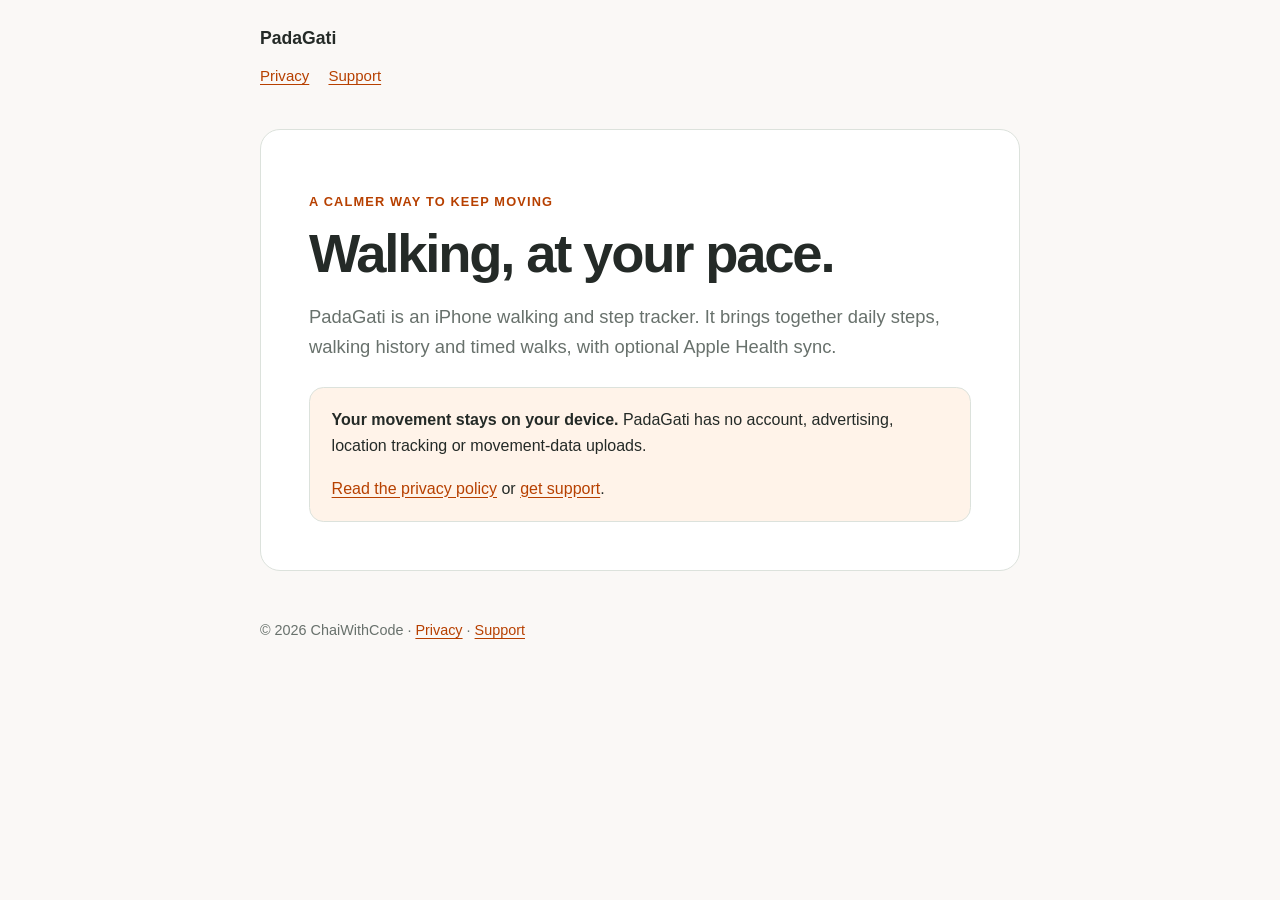
<file: index.html>
<!doctype html>
<html lang="en">
<head>
  <meta charset="utf-8">
  <meta name="viewport" content="width=device-width, initial-scale=1">
  <meta name="description" content="Privacy and support information for PadaGati, a private iPhone walking and step tracker.">
  <title>PadaGati · Walking, at your pace</title>
  <link rel="stylesheet" href="assets/site.css">
</head>
<body>
  <a class="skip-link" href="#main">Skip to content</a>
  <header>
    <a class="brand" href="./">PadaGati</a>
    <nav aria-label="Main navigation">
      <a href="privacy/">Privacy</a>
      <a href="support/">Support</a>
    </nav>
  </header>
  <main id="main">
    <p class="eyebrow">A calmer way to keep moving</p>
    <h1>Walking, at your pace.</h1>
    <p class="lede">PadaGati is an iPhone walking and step tracker. It brings together daily steps, walking history and timed walks, with optional Apple Health sync.</p>
    <div class="card">
      <p><strong>Your movement stays on your device.</strong> PadaGati has no account, advertising, location tracking or movement-data uploads.</p>
      <p><a href="privacy/">Read the privacy policy</a> or <a href="support/">get support</a>.</p>
    </div>
  </main>
  <footer>© 2026 ChaiWithCode · <a href="privacy/">Privacy</a> · <a href="support/">Support</a></footer>
</body>
</html>
</file>
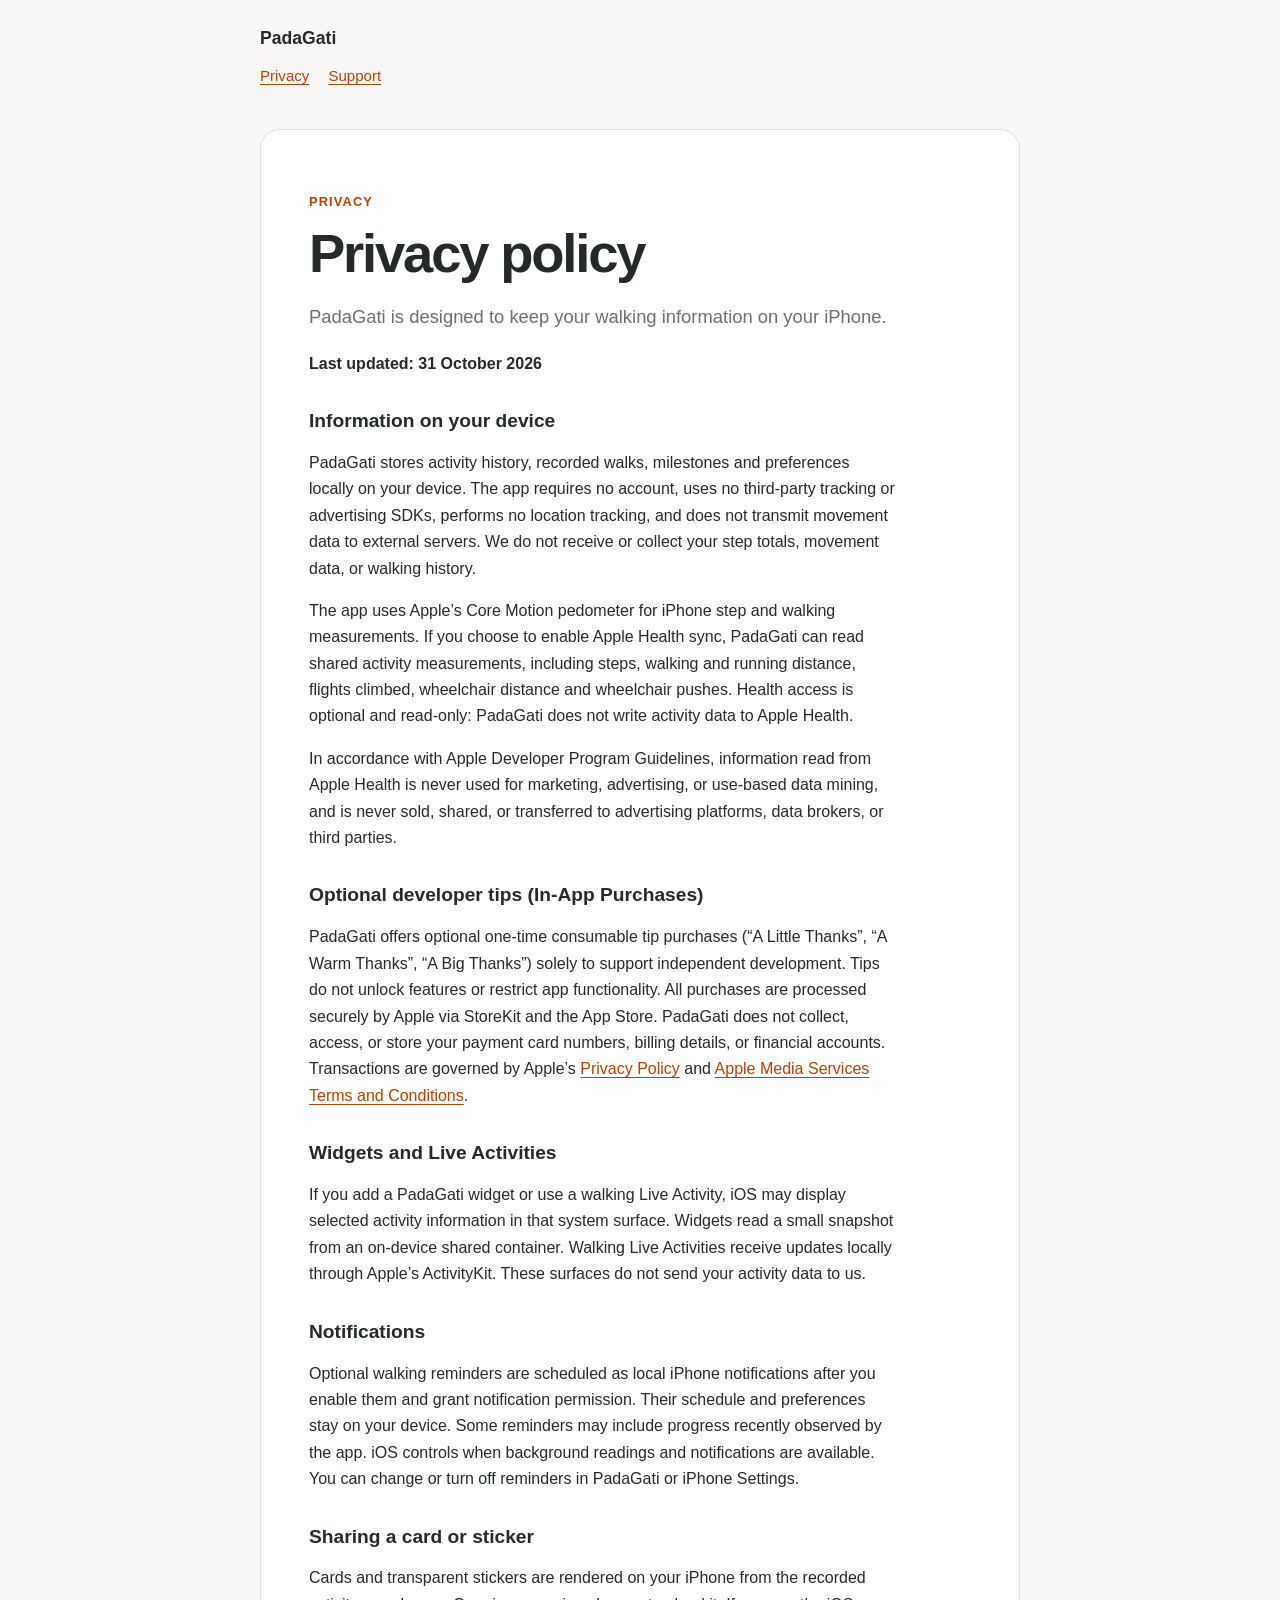
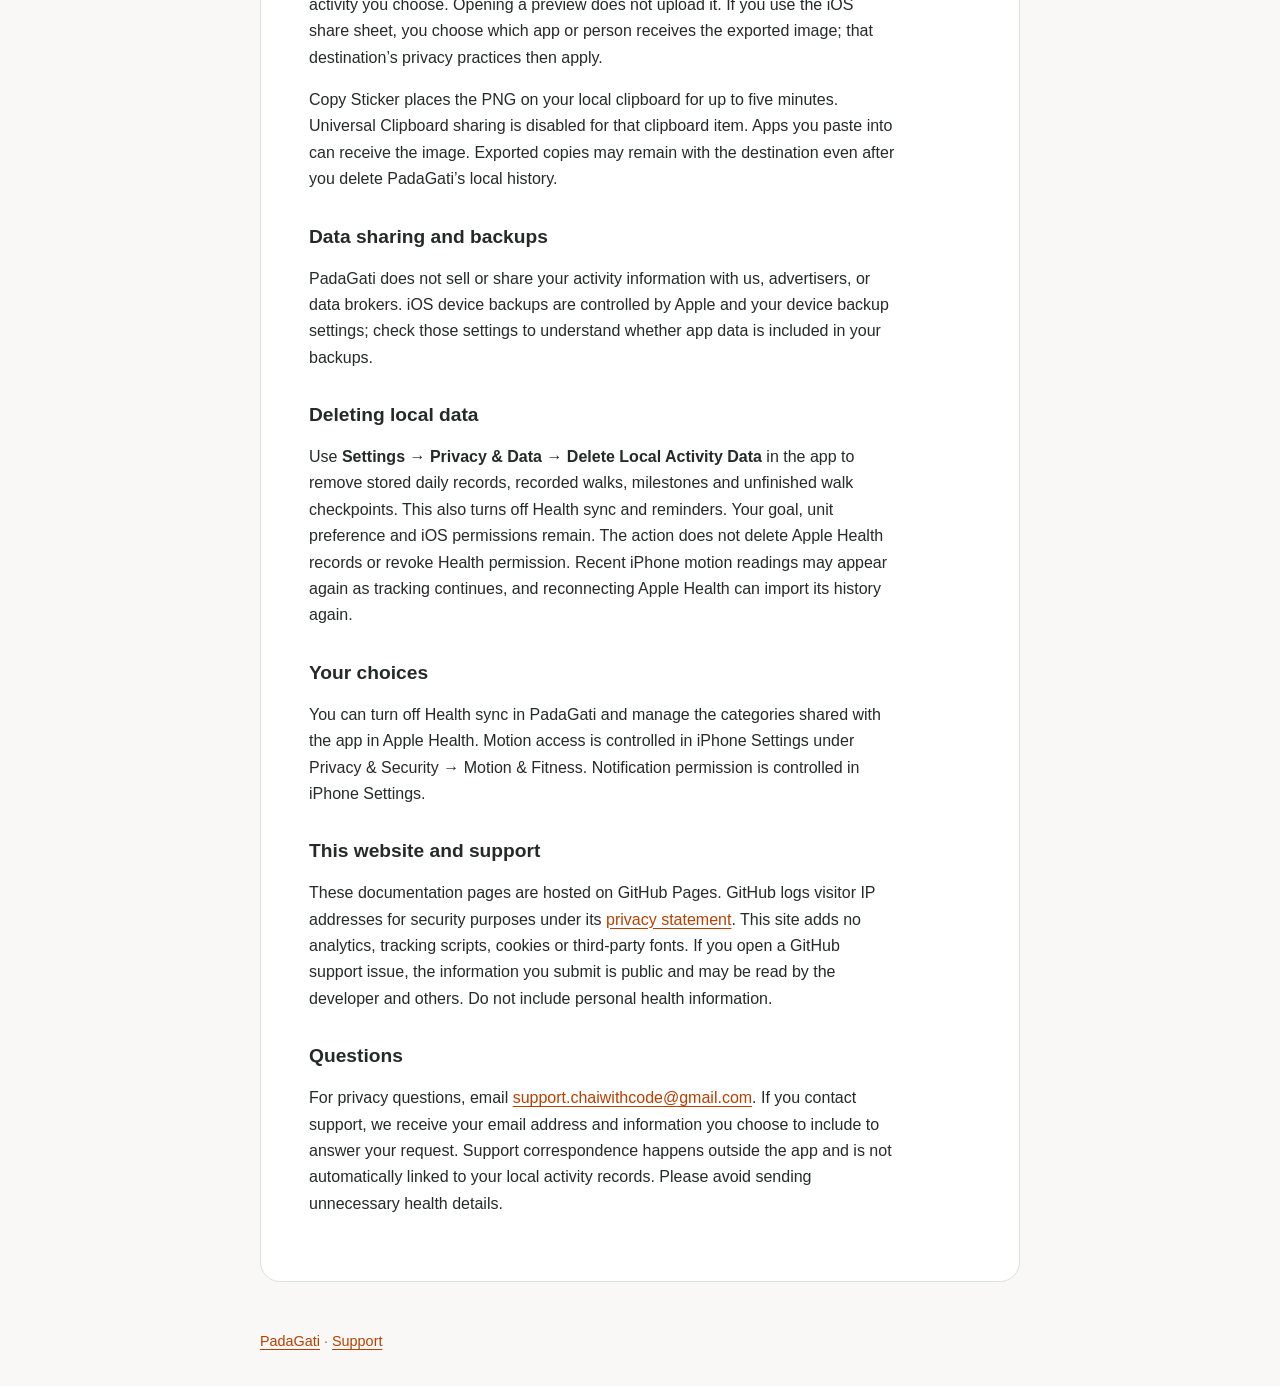
<file: privacy/index.html>
<!doctype html>
<html lang="en">
<head>
  <meta charset="utf-8">
  <meta name="viewport" content="width=device-width, initial-scale=1">
  <meta name="description" content="How PadaGati handles motion, Apple Health, walking history, in-app purchases and reminders.">
  <title>Privacy policy · PadaGati</title>
  <link rel="stylesheet" href="../assets/site.css">
</head>
<body>
  <a class="skip-link" href="#main">Skip to content</a>
  <header>
    <a class="brand" href="../">PadaGati</a>
    <nav aria-label="Main navigation">
      <a href="../privacy/" aria-current="page">Privacy</a>
      <a href="../support/">Support</a>
    </nav>
  </header>
  <main id="main">
    <p class="eyebrow">Privacy</p>
    <h1>Privacy policy</h1>
    <p class="lede">PadaGati is designed to keep your walking information on your iPhone.</p>
    <p><strong>Last updated: 31 October 2026</strong></p>

    <h2>Information on your device</h2>
    <p>PadaGati stores activity history, recorded walks, milestones and preferences locally on your device. The app requires no account, uses no third-party tracking or advertising SDKs, performs no location tracking, and does not transmit movement data to external servers. We do not receive or collect your step totals, movement data, or walking history.</p>
    <p>The app uses Apple’s Core Motion pedometer for iPhone step and walking measurements. If you choose to enable Apple Health sync, PadaGati can read shared activity measurements, including steps, walking and running distance, flights climbed, wheelchair distance and wheelchair pushes. Health access is optional and read-only: PadaGati does not write activity data to Apple Health.</p>
    <p>In accordance with Apple Developer Program Guidelines, information read from Apple Health is never used for marketing, advertising, or use-based data mining, and is never sold, shared, or transferred to advertising platforms, data brokers, or third parties.</p>

    <h2>Optional developer tips (In-App Purchases)</h2>
    <p>PadaGati offers optional one-time consumable tip purchases (“A Little Thanks”, “A Warm Thanks”, “A Big Thanks”) solely to support independent development. Tips do not unlock features or restrict app functionality. All purchases are processed securely by Apple via StoreKit and the App Store. PadaGati does not collect, access, or store your payment card numbers, billing details, or financial accounts. Transactions are governed by Apple’s <a href="https://www.apple.com/legal/privacy/">Privacy Policy</a> and <a href="https://www.apple.com/legal/internet-services/itunes/">Apple Media Services Terms and Conditions</a>.</p>

    <h2>Widgets and Live Activities</h2>
    <p>If you add a PadaGati widget or use a walking Live Activity, iOS may display selected activity information in that system surface. Widgets read a small snapshot from an on-device shared container. Walking Live Activities receive updates locally through Apple’s ActivityKit. These surfaces do not send your activity data to us.</p>

    <h2>Notifications</h2>
    <p>Optional walking reminders are scheduled as local iPhone notifications after you enable them and grant notification permission. Their schedule and preferences stay on your device. Some reminders may include progress recently observed by the app. iOS controls when background readings and notifications are available. You can change or turn off reminders in PadaGati or iPhone Settings.</p>

    <h2>Sharing a card or sticker</h2>
    <p>Cards and transparent stickers are rendered on your iPhone from the recorded activity you choose. Opening a preview does not upload it. If you use the iOS share sheet, you choose which app or person receives the exported image; that destination’s privacy practices then apply.</p>
    <p>Copy Sticker places the PNG on your local clipboard for up to five minutes. Universal Clipboard sharing is disabled for that clipboard item. Apps you paste into can receive the image. Exported copies may remain with the destination even after you delete PadaGati’s local history.</p>

    <h2>Data sharing and backups</h2>
    <p>PadaGati does not sell or share your activity information with us, advertisers, or data brokers. iOS device backups are controlled by Apple and your device backup settings; check those settings to understand whether app data is included in your backups.</p>

    <h2>Deleting local data</h2>
    <p>Use <strong>Settings → Privacy &amp; Data → Delete Local Activity Data</strong> in the app to remove stored daily records, recorded walks, milestones and unfinished walk checkpoints. This also turns off Health sync and reminders. Your goal, unit preference and iOS permissions remain. The action does not delete Apple Health records or revoke Health permission. Recent iPhone motion readings may appear again as tracking continues, and reconnecting Apple Health can import its history again.</p>

    <h2>Your choices</h2>
    <p>You can turn off Health sync in PadaGati and manage the categories shared with the app in Apple Health. Motion access is controlled in iPhone Settings under Privacy &amp; Security → Motion &amp; Fitness. Notification permission is controlled in iPhone Settings.</p>

    <h2>This website and support</h2>
    <p>These documentation pages are hosted on GitHub Pages. GitHub logs visitor IP addresses for security purposes under its <a href="https://docs.github.com/en/site-policy/privacy-policies/github-general-privacy-statement">privacy statement</a>. This site adds no analytics, tracking scripts, cookies or third-party fonts. If you open a GitHub support issue, the information you submit is public and may be read by the developer and others. Do not include personal health information.</p>

    <h2>Questions</h2>
    <p>For privacy questions, email <a href="mailto:support.chaiwithcode@gmail.com">support.chaiwithcode@gmail.com</a>. If you contact support, we receive your email address and information you choose to include to answer your request. Support correspondence happens outside the app and is not automatically linked to your local activity records. Please avoid sending unnecessary health details.</p>
  </main>
  <footer><a href="../">PadaGati</a> · <a href="../support/">Support</a></footer>
</body>
</html>
</file>
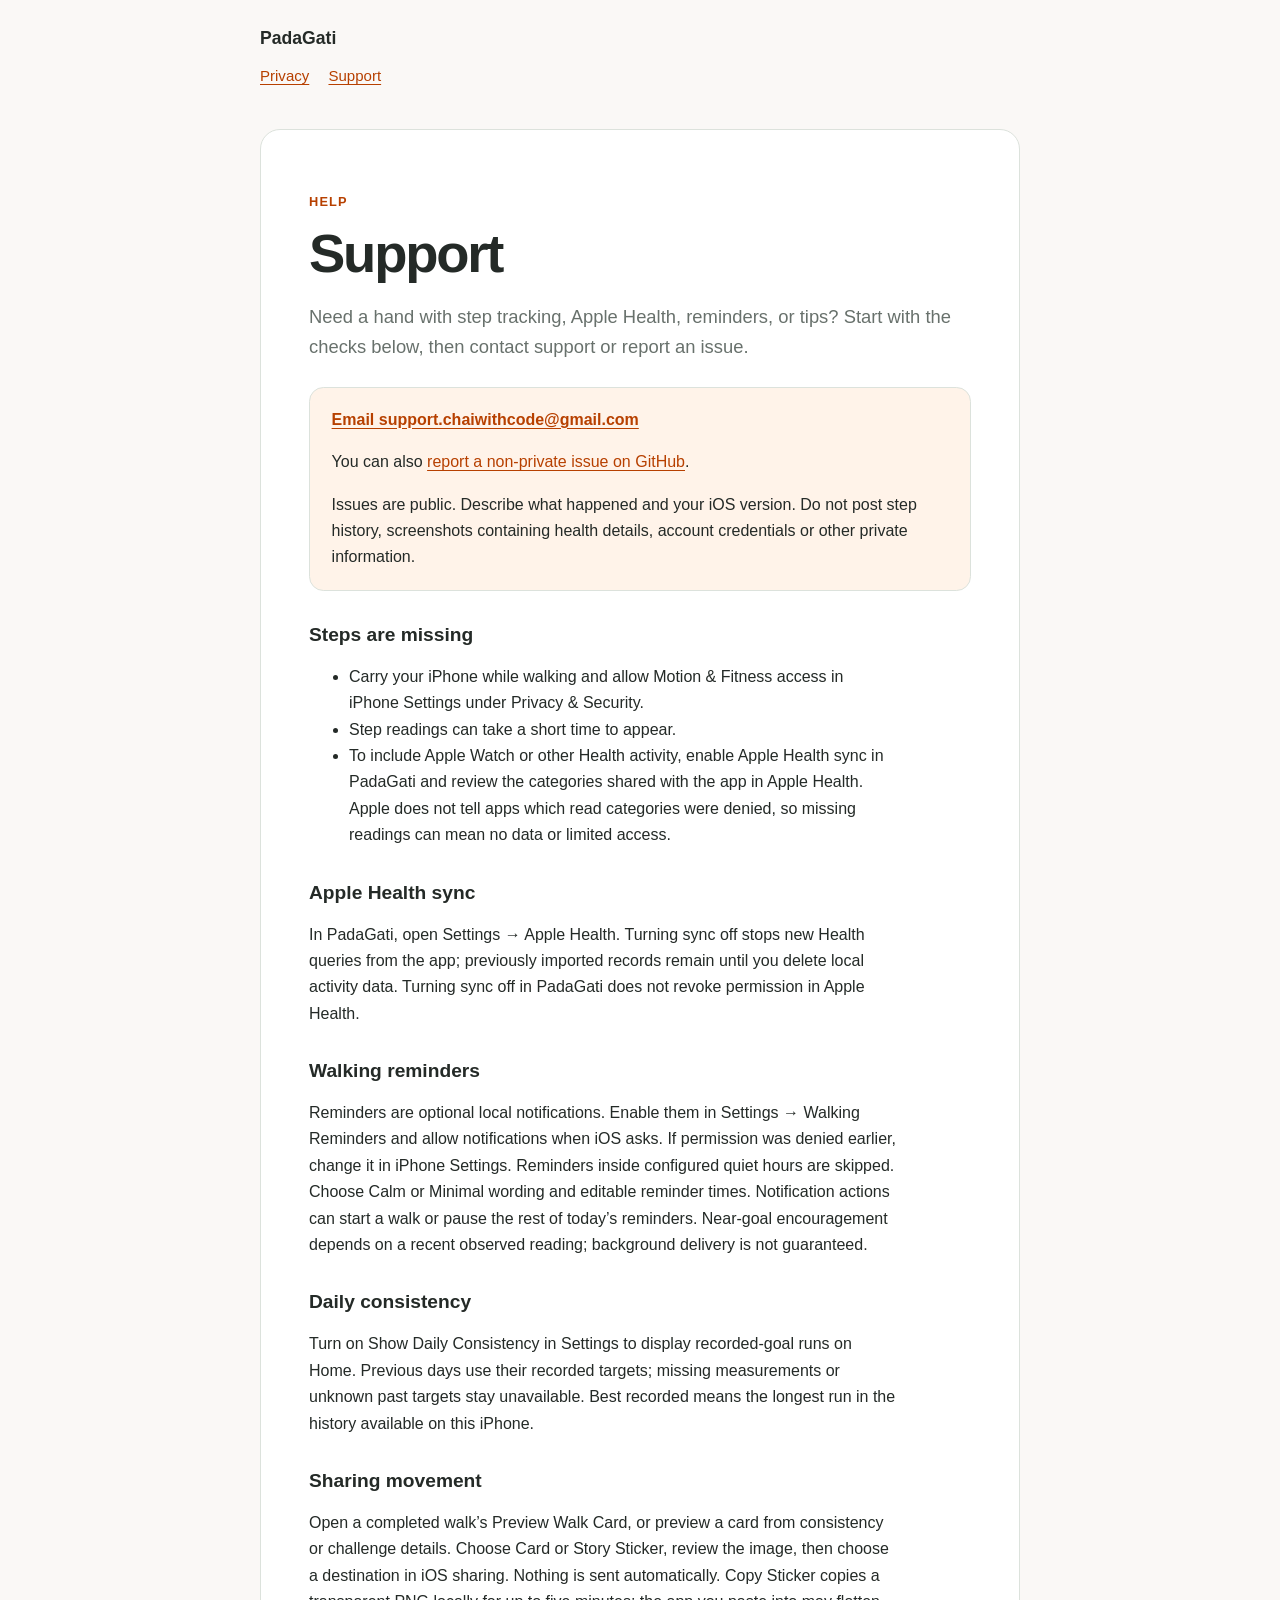
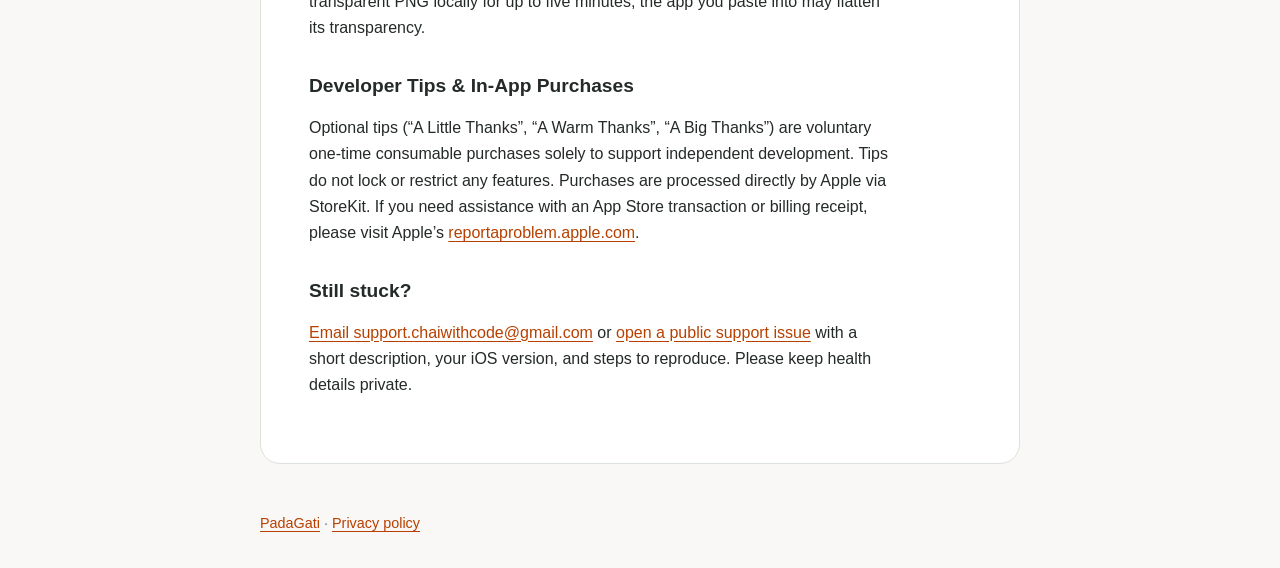
<file: support/index.html>
<!doctype html>
<html lang="en">
<head>
  <meta charset="utf-8">
  <meta name="viewport" content="width=device-width, initial-scale=1">
  <meta name="description" content="Troubleshooting and support for PadaGati.">
  <title>Support · PadaGati</title>
  <link rel="stylesheet" href="../assets/site.css">
</head>
<body>
  <a class="skip-link" href="#main">Skip to content</a>
  <header>
    <a class="brand" href="../">PadaGati</a>
    <nav aria-label="Main navigation">
      <a href="../privacy/">Privacy</a>
      <a href="../support/" aria-current="page">Support</a>
    </nav>
  </header>
  <main id="main">
    <p class="eyebrow">Help</p>
    <h1>Support</h1>
    <p class="lede">Need a hand with step tracking, Apple Health, reminders, or tips? Start with the checks below, then contact support or report an issue.</p>
    <div class="card">
      <p><strong><a href="mailto:support.chaiwithcode@gmail.com?subject=PadaGati%20Support">Email support.chaiwithcode@gmail.com</a></strong></p>
      <p>You can also <a href="https://github.com/chaiwithcode/padagati-docs/issues">report a non-private issue on GitHub</a>.</p>
      <p>Issues are public. Describe what happened and your iOS version. Do not post step history, screenshots containing health details, account credentials or other private information.</p>
    </div>

    <h2>Steps are missing</h2>
    <ul>
      <li>Carry your iPhone while walking and allow Motion &amp; Fitness access in iPhone Settings under Privacy &amp; Security.</li>
      <li>Step readings can take a short time to appear.</li>
      <li>To include Apple Watch or other Health activity, enable Apple Health sync in PadaGati and review the categories shared with the app in Apple Health. Apple does not tell apps which read categories were denied, so missing readings can mean no data or limited access.</li>
    </ul>

    <h2>Apple Health sync</h2>
    <p>In PadaGati, open Settings → Apple Health. Turning sync off stops new Health queries from the app; previously imported records remain until you delete local activity data. Turning sync off in PadaGati does not revoke permission in Apple Health.</p>

    <h2>Walking reminders</h2>
    <p>Reminders are optional local notifications. Enable them in Settings → Walking Reminders and allow notifications when iOS asks. If permission was denied earlier, change it in iPhone Settings. Reminders inside configured quiet hours are skipped. Choose Calm or Minimal wording and editable reminder times. Notification actions can start a walk or pause the rest of today’s reminders. Near-goal encouragement depends on a recent observed reading; background delivery is not guaranteed.</p>

    <h2>Daily consistency</h2>
    <p>Turn on Show Daily Consistency in Settings to display recorded-goal runs on Home. Previous days use their recorded targets; missing measurements or unknown past targets stay unavailable. Best recorded means the longest run in the history available on this iPhone.</p>

    <h2>Sharing movement</h2>
    <p>Open a completed walk’s Preview Walk Card, or preview a card from consistency or challenge details. Choose Card or Story Sticker, review the image, then choose a destination in iOS sharing. Nothing is sent automatically. Copy Sticker copies a transparent PNG locally for up to five minutes; the app you paste into may flatten its transparency.</p>

    <h2>Developer Tips &amp; In-App Purchases</h2>
    <p>Optional tips (“A Little Thanks”, “A Warm Thanks”, “A Big Thanks”) are voluntary one-time consumable purchases solely to support independent development. Tips do not lock or restrict any features. Purchases are processed directly by Apple via StoreKit. If you need assistance with an App Store transaction or billing receipt, please visit Apple’s <a href="https://reportaproblem.apple.com">reportaproblem.apple.com</a>.</p>

    <h2>Still stuck?</h2>
    <p><a href="mailto:support.chaiwithcode@gmail.com?subject=PadaGati%20Support">Email support.chaiwithcode@gmail.com</a> or <a href="https://github.com/chaiwithcode/padagati-docs/issues">open a public support issue</a> with a short description, your iOS version, and steps to reproduce. Please keep health details private.</p>
  </main>
  <footer><a href="../">PadaGati</a> · <a href="../privacy/">Privacy policy</a></footer>
</body>
</html>
</file>
<file: assets/site.css>
:root {
  color-scheme: light dark;
  --ink: #242a27;
  --muted: #68716c;
  --accent: #b74000;
  --paper: #faf8f6;
  --surface: #fff;
  --line: #dce2dc;
  --card-bg: #fff3e9;
  font-family: -apple-system, BlinkMacSystemFont, "Segoe UI", sans-serif;
}

@media (prefers-color-scheme: dark) {
  :root {
    --ink: #e8edea;
    --muted: #95a19a;
    --accent: #ff6e26;
    --paper: #121514;
    --surface: #1a1e1c;
    --line: #2a332e;
    --card-bg: #2b1f16;
  }
}

* { box-sizing: border-box; }
body {
  margin: 0;
  color: var(--ink);
  background: var(--paper);
  font-size: 16px;
  line-height: 1.65;
}
a { color: var(--accent); text-underline-offset: .18em; }
a:hover { text-decoration-thickness: 2px; }
.skip-link {
  position: absolute;
  top: -4rem;
  left: 1rem;
  padding: .65rem 1rem;
  color: white;
  background: var(--accent);
  border-radius: .5rem;
}
.skip-link:focus { top: 1rem; }
header, main, footer { width: min(100% - 2rem, 760px); margin-inline: auto; }
header { padding: 1.5rem 0; }
.brand { color: var(--ink); font-size: 1.1rem; font-weight: 700; text-decoration: none; }
nav { display: flex; flex-wrap: wrap; gap: 1.2rem; margin-top: .7rem; }
nav a { font-size: .94rem; }
main {
  margin-top: 1rem;
  margin-bottom: 3rem;
  padding: clamp(1.4rem, 5vw, 3rem);
  background: var(--surface);
  border: 1px solid var(--line);
  border-radius: 1.25rem;
}
.eyebrow { color: var(--accent); font-size: .8rem; font-weight: 700; letter-spacing: .09em; text-transform: uppercase; }
h1 { margin: .3rem 0 1rem; font-size: clamp(2.1rem, 7vw, 3.4rem); line-height: 1.08; letter-spacing: -.04em; }
h2 { margin-top: 2rem; font-size: 1.2rem; line-height: 1.3; }
p, ul { max-width: 66ch; }
.lede { color: var(--muted); font-size: 1.15rem; }
.card {
  margin-top: 1.5rem;
  padding: 1.2rem 1.35rem;
  background: var(--card-bg);
  border: 1px solid var(--line);
  border-radius: .9rem;
}
.card p:first-child { margin-top: 0; }
.card p:last-child { margin-bottom: 0; }
footer { padding: 0 0 2rem; color: var(--muted); font-size: .9rem; }
@media (prefers-reduced-motion: no-preference) {
  a { transition: text-decoration-thickness .15s ease; }
}
</file>
